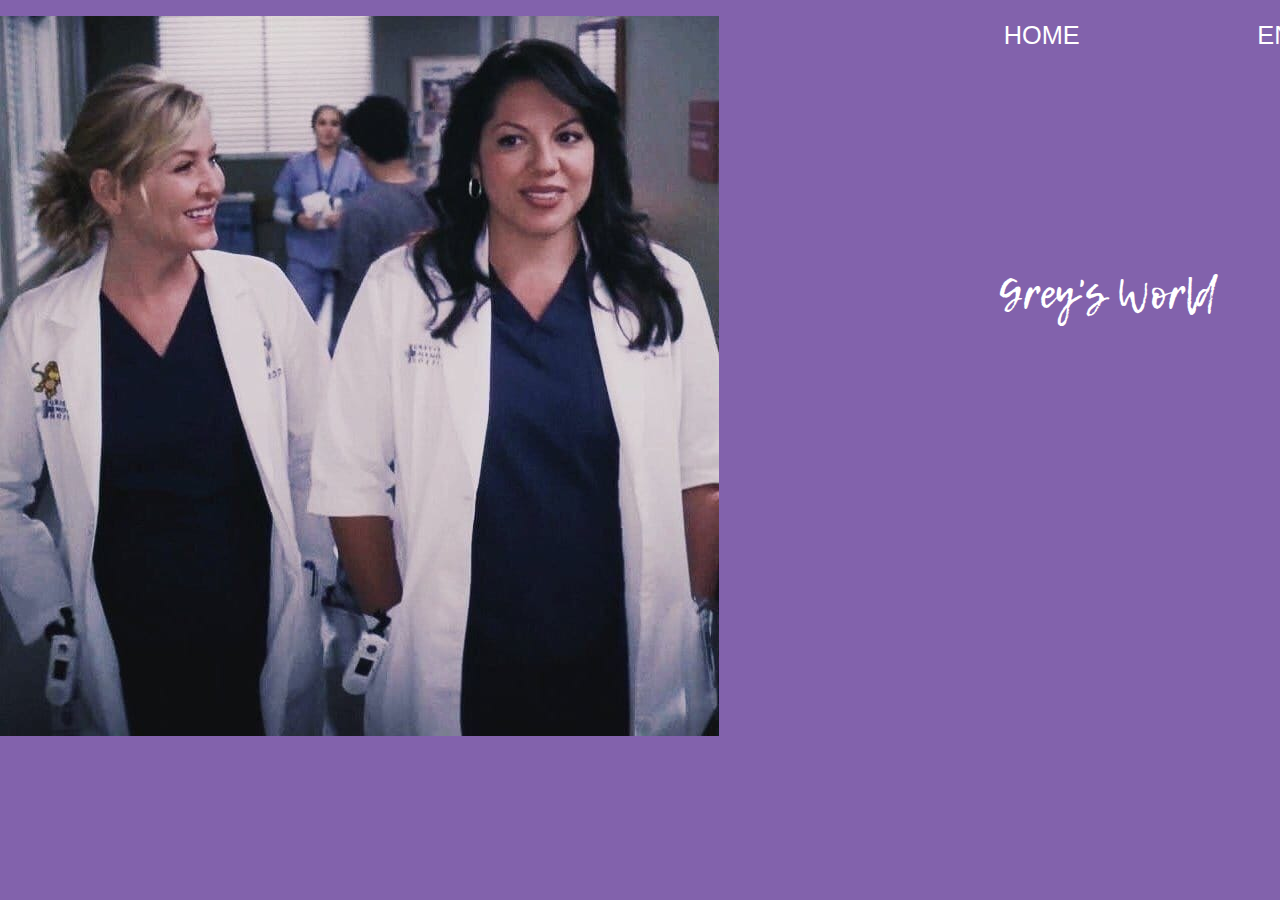
<file: index.html>
<!DOCTYPE html>
<html>
<head>
    <meta charset="utf-8">
    <meta name="viewport" content="width=device-width, initial-scale=1">
    <title> Medicine's World </title>
    <link rel="sortcut icon" href="Imgs/ícone.png">
    <link rel="stylesheet" href="Style/index.css">
    <link rel="preconnect" href="https://fonts.googleapis.com">
    <link rel="preconnect" href="https://fonts.gstatic.com" crossorigin>
    <link rel="stylesheet" href="https://stackpath.bootstrapcdn.com/bootstrap/4.4.1/css/bootstrap.min.css" integrity="sha384-Vkoo8x4CGsO3+Hhxv8T/Q5PaXtkKtu6ug5TOeNV6gBiFeWPGFN9MuhOf23Q9Ifjh" crossorigin="anonymous">
    <link href="https://fonts.googleapis.com/css2?family=Licorice&display=swap" rel="stylesheet">

</head>
<body>
    <nav>
        <ul>
            <li>
                <a id="home" href="home.html">HOME</a>
            </li>
            <li>
                <a id="quizes" href="Logar.html">ENTRAR</a>
            </li>
           
        </ul>

    </nav>
    <main>
        <img src="Imgs/Dupla3.jpeg" class="img-fluid" alt="...">
        <h1> Grey's World </h1>
</main>
<script src="../Js/script.js"></script>
<script src="https://code.jquery.com/jquery-3.4.1.slim.min.js" integrity="sha384-J6qa4849blE2+poT4WnyKhv5vZF5SrPo0iEjwBvKU7imGFAV0wwj1yYfoRSJoZ+n" crossorigin="anonymous"></script>
<script src="https://cdn.jsdelivr.net/npm/popper.js@1.16.0/dist/umd/popper.min.js" integrity="sha384-Q6E9RHvbIyZFJoft+2mJbHaEWldlvI9IOYy5n3zV9zzTtmI3UksdQRVvoxMfooAo" crossorigin="anonymous"></script>
<script src="https://stackpath.bootstrapcdn.com/bootstrap/4.4.1/js/bootstrap.min.js" integrity="sha384-wfSDF2E50Y2D1uUdj0O3uMBJnjuUD4Ih7YwaYd1iqfktj0Uod8GCExl3Og8ifwB6" crossorigin="anonymous"></script>
</body>
</html>
</file>
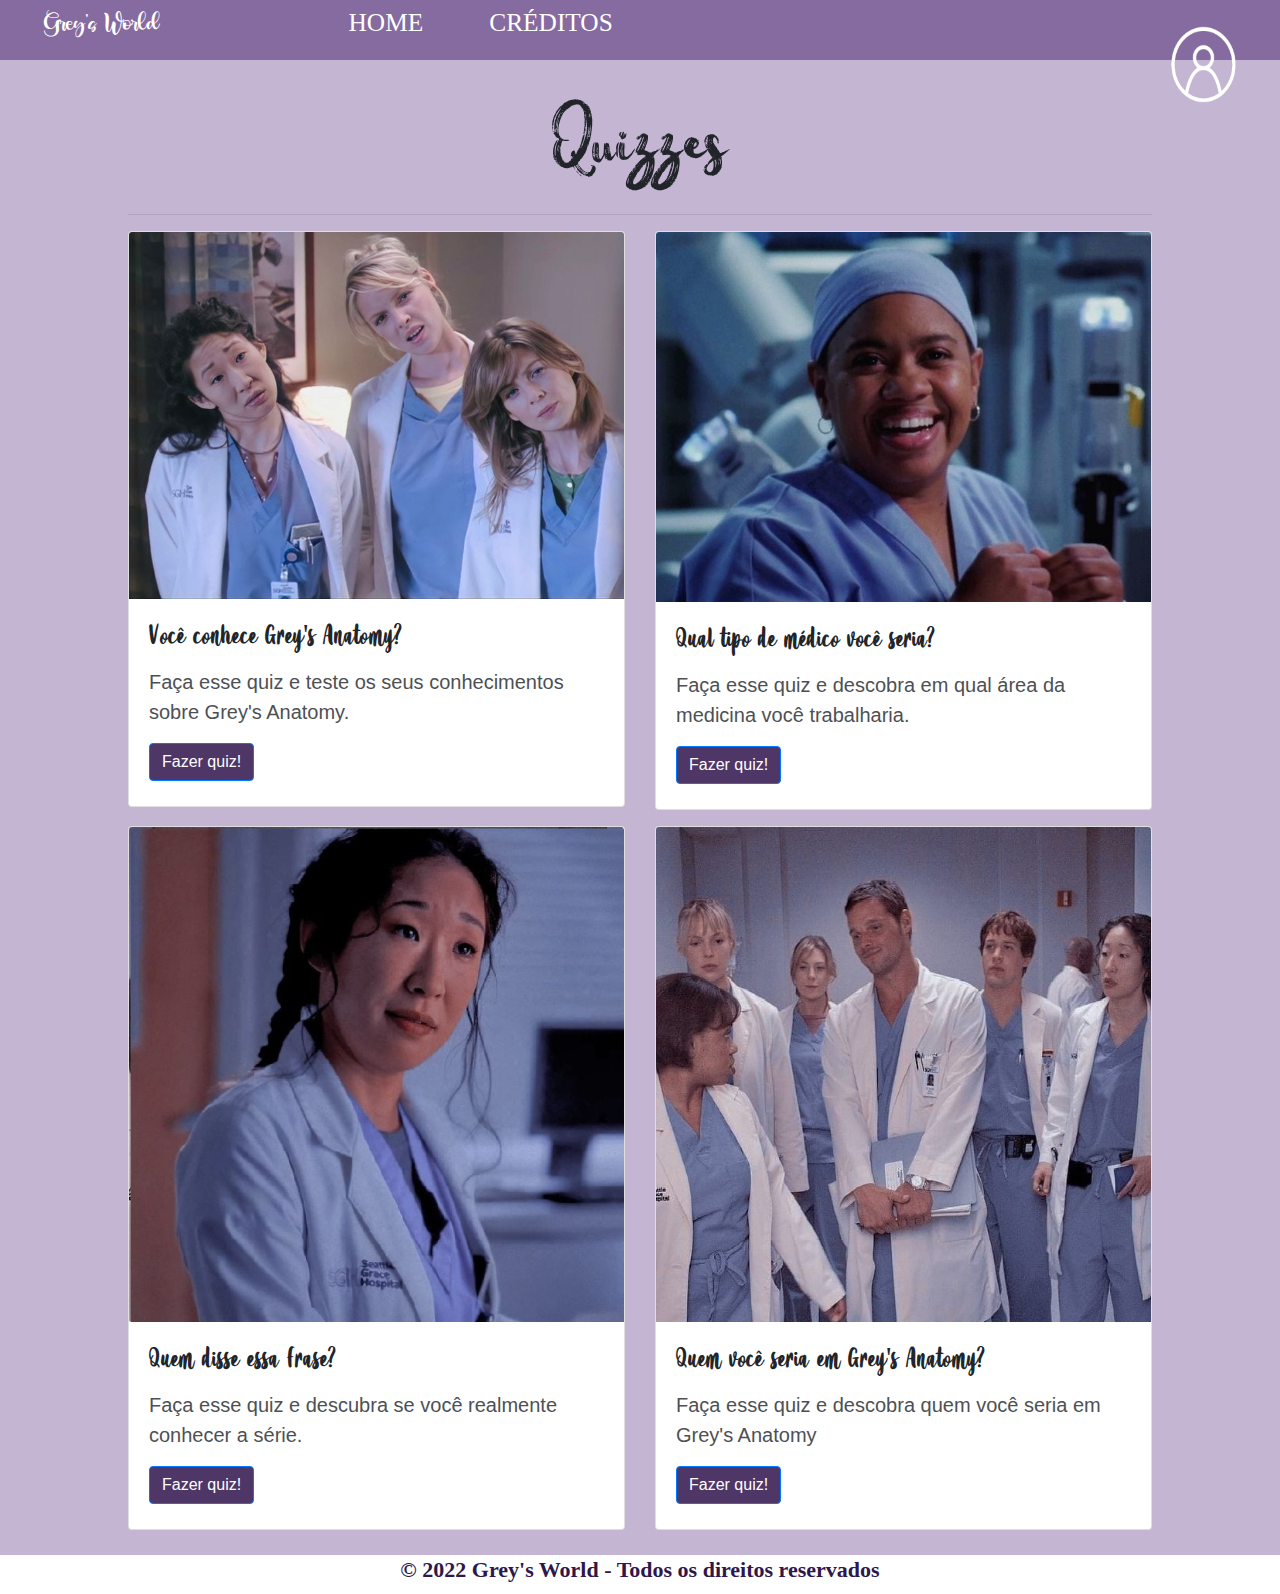
<file: quiz.html>
<!DOCTYPE html>
<html>
<head>
    <meta charset="utf-8">
    <meta name="viewport" content="width=device-width, initial-scale=1">
    <title> Quiz </title>
    <link rel="sortcut icon" href="Imgs/ícone.png">
    <link rel="stylesheet" href="https://stackpath.bootstrapcdn.com/bootstrap/4.4.1/css/bootstrap.min.css" integrity="sha384-Vkoo8x4CGsO3+Hhxv8T/Q5PaXtkKtu6ug5TOeNV6gBiFeWPGFN9MuhOf23Q9Ifjh" crossorigin="anonymous">
    <link rel="stylesheet" href="Style/estilo.css">
    <link rel="preconnect" href="https://fonts.googleapis.com">
    <link rel="preconnect" href="https://fonts.gstatic.com" crossorigin>
    <link href="https://fonts.googleapis.com/css2?family=Licorice&display=swap" rel="stylesheet">

</head>
<body>
    <nav>
        <ul>
            <h2 id="NomeSite">
                <a href="index.html">Grey's World </a></h2>

            <li>
                <a href="home.html"> HOME</a>
            </li>
            <li>
                <a href="creditos.html">CRÉDITOS</a>
            </li>
            <li id="entrar">
                <a href="Logar.html">  <img d="perfil" alt="perfil" src="Imgs/Perfil.png"> </a>
               </li>
        </ul>
    </nav>
    <main>
    <h1 class="titulo-2"> Quizzes </h1>


    <div class="traco-roxo">
    <hr>
         </div>

      <div class="row row-cols-1 row-cols-md-2 g-4">
        <div class="col">
          <div class="card">
            <img src="Imgs/trio.jpeg" class="card-img-top" alt="...">
            <div class="card-body">
              <h5 class="card-title"> Você conhece Grey's Anatomy? </h5>
              <p class="card-text"> Faça esse quiz e teste os seus conhecimentos sobre Grey's Anatomy. </p>
              <a href="quizes/conhecimento.html" class="btn btn-primary">Fazer quiz!</a>
            </div>
          </div>
        </div>
        <div class="col">
          <div class="card">
            <img src="Imgs/personagem4.jpeg" class="card-img-top" alt="...">
            <div class="card-body">
              <h5 class="card-title">Qual tipo de médico você seria? </h5>
              <p class="card-text">Faça esse quiz e descobra em qual área da medicina você trabalharia.</p>
              <a href="quizes/medico.html" class="btn btn-primary">Fazer quiz!</a>
            </div>
          </div>
        </div>
        <div class="col">
          <div class="card">
            <img src="Imgs/grupo1.jpeg" class="card-img-top" alt="...">
            <div class="card-body">
              <h5 class="card-title">Quem disse essa Frase?</h5>
              <p class="card-text"> Faça esse quiz e descubra se você realmente conhecer a série.</p>
              <a href="quizes/frase.html" id="frase-button" class="btn btn-primary"> Fazer quiz!</a>
            </div>
          </div>
        </div>
        <div class="col">
          <div class="card">
            <img src="Imgs/Yang3.jpeg" class="card-img-top" alt="...">
            <div class="card-body">
              <h5 class="card-title">Quem você seria em Grey's Anatomy? </h5>
              <p class="card-text">Faça esse quiz e descobra quem você seria em Grey's Anatomy</p>
              <a href="quizes/quem-seria.html" class="btn btn-primary">Fazer quiz!</a>
            </div>
          </div>
        </div>
      </div>
  
    </section>
    </main>
    <footer>
      <h1> © 2022 Grey's World - Todos os direitos reservados </h1>
  </footer>
  <script src="../Js/script.js"></script>
    <script src="https://code.jquery.com/jquery-3.4.1.slim.min.js" integrity="sha384-J6qa4849blE2+poT4WnyKhv5vZF5SrPo0iEjwBvKU7imGFAV0wwj1yYfoRSJoZ+n" crossorigin="anonymous"></script>
   <script src="https://cdn.jsdelivr.net/npm/popper.js@1.16.0/dist/umd/popper.min.js" integrity="sha384-Q6E9RHvbIyZFJoft+2mJbHaEWldlvI9IOYy5n3zV9zzTtmI3UksdQRVvoxMfooAo" crossorigin="anonymous"></script>
   <script src="https://stackpath.bootstrapcdn.com/bootstrap/4.4.1/js/bootstrap.min.js" integrity="sha384-wfSDF2E50Y2D1uUdj0O3uMBJnjuUD4Ih7YwaYd1iqfktj0Uod8GCExl3Og8ifwB6" crossorigin="anonymous"></script>
</body>
</html>
</file>
<file: Style/index.css>
@font-face {
    font-family: "Lemon Tuesday";
src: url('../Fontes/Lemon Tuesday.otf');
}

body,
html {
    margin-top: 0%;
    margin-left: 0%;
    margin-right: 0%;
   background-color: rgb(130, 98, 172) !important;
}
nav li:hover{
    text-decoration: underline;
    color: rgb(47, 23, 80);
}

nav li,
nav h2,
nav div {
    display: inline-block;
    color: white;
    text-align: center;
}

nav li {
    padding-left: 5%;
    font-size: 3ex;
    position: absolute;
}

ul {
    list-style: none
}

img[alt="index"] {
    height: 100%;
    position: absolute;
    top: 0%;
}

h1 {
  display: inline;
    font-family:  "Lemon Tuesday";
    color: rgb(255, 255, 255);
    position: absolute;
    right: 5%;
    top: 30%;
    font-size: 100px;
}


#quizes {
    position: absolute;
    top: 10%;
    left: 48em;
    color: white;
    text-decoration: none;
}

#home {
    position: absolute;
    top: 10%;
    left: 38em;
    color: white;
    text-decoration: none;

}
</file>
<file: Style/estilo.css>
@font-face {
    font-family: "Christmas Rockstar";
    src: url('../Fontes/Christmas\ Rockstar.ttf');
}
@font-face {
    font-family: "Mundane";
    src: url('../Fontes/MundaneNouveau.otf');
}
@font-face {
    font-family: "lesthary";
    src: url('../Fontes/lesthary.otf');
}
@font-face {
    font-family: "barlley";
    src: url('../Fontes/love\ barlley.ttf');
}
@font-face {
    font-family: "Aes";
    src: url('../Fontes/Aesthetic\ Violet.otf');
}
@font-face {
    font-family: "Ama";
    src: url('../Fontes/Amanise.ttf');
}
body,
html{
    margin-top: 0%;
    margin-left: 0%;
    margin-right: 0%;
    background-color: rgb(196, 181, 211) !important;
    height:100%;
}

nav {
    background-color: rgb(134, 107, 161);
    padding: 3px;
    margin-bottom: 4%;
}

nav li,
nav h2,
nav div {
    display: inline-block;
    color: white;
}

nav li {
    padding-left: 5%;
    font-size: 3ex;
    font-family: 'Times New Roman', Times, serif;
}

ul {
    list-style: none;
}

nav a {
    color: white;
    text-decoration: none;
}

nav a:hover {
    color: rgb(78, 54, 102);
    text-decoration: overline;
}
nav a:hover {
    color: rgb(24, 42, 65);
    text-decoration: overline;
}


#NomeSite {
    font-family: "barlley", monospace;
    font-size: 170%;
    padding-right: 10%;
    margin-bottom: 0%;
    margin-top: 0%;
}

.Titulo {
    font-size: 3em;
    margin-left: 25%;
}

main {
    margin-left: 10%;
    margin-right: 10%;
}

::-webkit-scrollbar {
     width: 10px;
    height: 2px;
}

::-webkit-scrollbar-track {
    background: rgb(149, 136, 163);
}

::-webkit-scrollbar-thumb {
    background: white;
    opacity: 0.5;
}

.foto {
    flex-direction: row;
    width: 350px;
    height: 350px;
    padding-left: 55px;
}

.fundo-roxo {
    background-color: white;
    width: 30em;
    height: 5em;
    position: absolute;
    top: 15%;
    left: 8%;
    opacity: 0.5;
}

img[alt="Yang"] {
    width: 45%;
    display: block;
    margin-left: auto;
    margin-right: 5%;
}

.fundo-redondo {
    background-color: rgb(35, 18, 53);
    width: 15em;
    height: 15em;
    position: absolute;
    border-radius: 50%;
    left: 190%;
}
main p {
    font-size: 20px;
    font-family: 'Licorice' cursive;
    opacity: 0.8;
}

.direita {
    margin-left: 4%;
    margin-right: 55%;
    position: absolute;
    top: 35%;
    left: 2%;
}
.esquerda {
    position: absolute;
    top: 125%;
    left: 55%;
}

.esquerda li {
    position: absolute;
    top: 140%;
    left: 55%;
    font-size: 40%;
}

.fundo-branco {
    background-color: rgb(88, 63, 116);
    width: 25em;
    height: 5em;
    position: absolute;
    top: 105%;
    left: 60%;
    opacity: 0.5;
}

#home-2 h1 {
    text-align: right;
    margin-right: 20%;
    padding-top: 6%;
}

#borda-1 {
    border: 2px solid black;
    width: 20em;
    height: 10em;
    opacity: 0.4;
    position: absolute;
}

img[alt="lex"] {
    width: 50%;
    height: 30%;
}

.titulo-2 {
    font-size: 60px;
    font-family: "Christmas Rockstar", cursive;
    text-align: center;
    margin-bottom: 3%;
    transition-property: color;
    transition-duration: 4s;
  
    }
 
.titulo-2:hover {
        color: rgb(254, 254, 255) ;
      }

footer {
    background-color: white;
    padding: 2px;
}

footer h1 {
    color: rgb(47, 23, 75);
    text-align: center;
    font-size: 22px;
    font-family: 'Times New Roman', Times, serif;
    font-weight: bold;
}

.div-principal{
    border: rgb(78, 54, 102) 1px solid;
    width: 50%;
    margin-left: auto;
    margin-right: auto;
    background-color: white;
    padding: 20px;
    margin-top: 30px;    
}

.div-principal h1{
    margin-top: 10px;
    font-family: 'lesthary';
    text-align: center;
    font-size: 40px;
    margin-bottom: 5px;
}

.login body{
    background-image: linear-gradient(0deg, rgb(209, 169, 252), rgb(86, 65, 141), rgb(47, 23, 75));
    background-repeat: no-repeat;
    background-size: cover;
}

#Login-NomeSite{
    font-size: 70px;
    font-family: 'barlley';
    padding-top: 2%;
    display: flex;
    justify-content: center;
    color: white;
    animation: flutuando .4s ease-in-out 0s infinite alternate;  
}


.div-principal p{
    text-align: center;
}
.div-principal button{
    display: block;
    margin-left: auto;
    margin-right: auto;
    text-align: center;
    border:rgb(96, 71, 124) 1px solid;
    padding: 5px;
    color: rgb(96, 71, 124);
    width: 100%;
   }
 
.div-principal button:hover{
    background-color: rgb(73, 52, 97);
    color: white;
}
   
#entrar img{
    position: absolute;
    top:2%;
    right: 3%;
    width: 6%;
    height: 10%;
}

#entrar img:hover{
    cursor: pointer;
}

img[alt="img-perfil"], .perfil{
    border-radius: 50%;
    width: 35%;
    height: 35%;
    display: block;
    margin-left:auto;
    margin-right: auto;
    position: relative;
}
img[alt="perfil"]{
  animation: flutuando .4s ease-in-out 0s infinite alternate;
}

@keyframes flutuando {
    from{ 
        top: 0;     
}
    to{ 
        top: 10px; 
    }
}
#Colunas{
    display: flex;
  width:100%;
 
}
.coluna-1{
    width: 70%;
}
.coluna-2{
    width: 30%;
    margin-top:15%;
    margin-bottom: 2%; 
   /* background-color: white;
    border: rgb(88, 63, 116) 2px solid;
    margin-bottom: 2%; */
}
.coluna-2 h1{
    font-family:  "Aes";
    font-size: 39px;
    text-align: center;
}
.coluna-2 h2{
    font-family: "lesthary";
    font-size: 30px;
    text-align: center;
    margin-bottom: 20% !important;
    margin-top: 4% !important;
}

.coluna-1 li{
    font-family: 'Licorice' cursive;
    opacity: 0.8;
    font-size: 19px;
    list-style: inside;
}
img[alt="img-credito"]{
    width: 50%;
    height: 10%;
    border-radius: 50%;
    display: block;
    margin-left: auto;
    margin-right: auto;
}
h5{
    font-family:  "Ama" ;
    font-size: 42px ;
}
div h5{
 font-size: 30px !important;
}
main div{
    margin-bottom: 1%; 
}
.card-body a{
    background-color: rgb(78, 54, 102);
}
.quizz{
    margin-left: 5%;
    margin-right: 5%;
   
}
.Home {
    display: grid;
    grid-template-columns: repeat(2, 1fr) ;
    grid-auto-rows: 70%;
    margin-top: 5%;
  }
  img[alt="Yang-home"]{
        height: 50%;
        padding: 4% ;
  }
  
  .coluna-1 h2{
      font-family:Georgia, 'Times New Roman', Times, serif;
  }
  
  #Info{
      background-color: white !important;
      margin-bottom: 2% !important;
      padding: 5% !important;
      
  }

  #Info h1{
    font-family: "Christmas Rockstar", cursive !important;
    text-align: center;
  }
  .alert-erro{
       padding-left: 2%;
       color: white;
       border:rgb(35, 18, 53) 0.5px solid;
       background-color: rgb(82, 60, 105);
       margin-top: 2%;
       margin-bottom: 2%;
  }
  .alertResposta{
    font-size: 20px;
    font-family: 'Times New Roman', Times, serif;
    padding-left: 3%;
    padding-right: 3%;
    color: white;
    border:rgb(140, 187, 140) 0.5px solid;
    background-color: rgb(79, 138, 92);
    margin-top: 2%;
    margin-bottom: 2%;
    text-align: center;
  }
  .h1Alert{
      text-align: center;
      color: white;
      font-family: "Mundane";
      
  }
</file>
